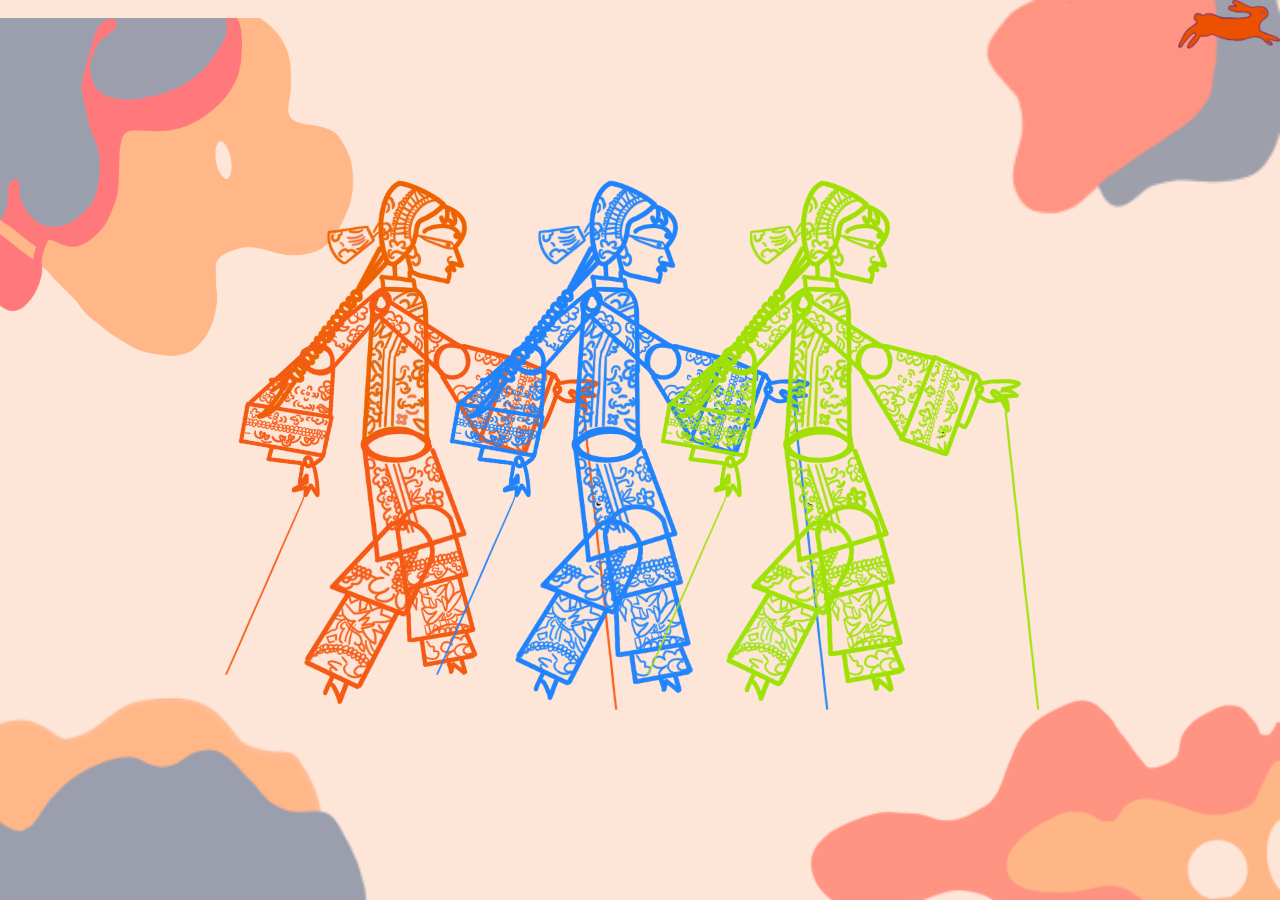
<file: index.html>
<html>
<head>
  <meta charset="utf-8">
  <meta http-equiv="cache-content" content="no-store">
  <meta http-equiv="X-UA-comatible" content="IE=edge" chrome="1">
  <meta name="viewport" content="width="device-width,initial-scal="1.0">
  <title>shadow puppet</title>
  <link rel="stylesheet" href="site.css">
  <link rel="shortcut icon"type="image/png"href="favicon.ico">
</head>
<body>
  <div class="sp-background-container">
    <div class="sp-background-topleft">
      <img src="./image/flowbackground-topleft.png"alt="">
    </div>
    <div class="sp-background-topright">
      <img src="./image/flowbackground-topright.png"alt="">
    </div>
    <div class="sp-background-bottomleft">
      <img src="./image/flowbackground-bottomleft.png"alt="">
    </div>
    <div class="sp-background-bottomright">
      <img src="./image/flowbackground-bottomright.png"alt="">
    </div>
  <div class="sp-character-container">
    <div class="sp-character">
      <div class="sp-character-head">
        <img src="./image/head-orangecolor.png" alt="">
      </div>
      <div class="sp-character-lowerbody">
        <img src="./image/lowerbody-orangecolor.png" alt="">
      </div>
      <div class="sp-character-leftarm">
        <img src="./image/leftarm-orangecolor.png" alt="">
      </div>
      <div class="sp-character-leftleg">
          <img src="./image/leftleg-orangecolor.png" alt="">
      </div>
      <div class="sp-character-rightarm">
          <img src="./image/rightarm-orangecolor.png" alt="">
      </div>
      <div class="sp-character-rightleg">
        <img src="./image/rightleg-orangecolor.png" alt="">
      </div>
    </div>

    <div class="sp-character">
      <div class="sp-character-head">
       <img src="./image/head-bluecolor.png" alt="">
      </div>
      <div class="sp-character-lowerbody">
        <img src="./image/lowerbody-bluecolor.png" alt="">
      </div>
      <div class="sp-character-leftarm">
        <img src="./image/leftarm-bluecolor.png" alt="">
      </div>
      <div class="sp-character-leftleg">
        <img src="./image/leftleg-bluecolor.png" alt="">
      </div>
      <div class="sp-character-rightarm">
        <img src="./image/rightarm-bluecolor.png" alt="">
      </div>
      <div class="sp-character-rightleg">
          <img src="./image/rightleg-bluecolor.png" alt="">
      </div>
    </div>

    <div class="sp-character">
      <div class="sp-character-head">
        <img src="./image/head-greencolor.png" alt="">
      </div>
      <div class="sp-character-lowerbody">
        <img src="./image/lowerbody-greencolor.png" alt="">
      </div>
      <div class="sp-character-leftarm">
        <img src="./image/leftarm-greencolor.png" alt="">
      </div>
      <div class="sp-character-leftleg">
          <img src="./image/leftleg-greencolor.png" alt="">
      </div>
      <div class="sp-character-rightarm">
        <img src="./image/rightarm-greencolor.png" alt="">
      </div>
      <div class="sp-character-rightleg">
        <img src="./image/rightleg-greencolor.png" alt="">
      </div>
    </div>
  </div>
</div>

<a href="/liondance" div class="sp-nextpage-bunnybutton">
  <img src="./image/bunnybutton.png" alt="">
</a>

</div>
</body>
</html>
</file>
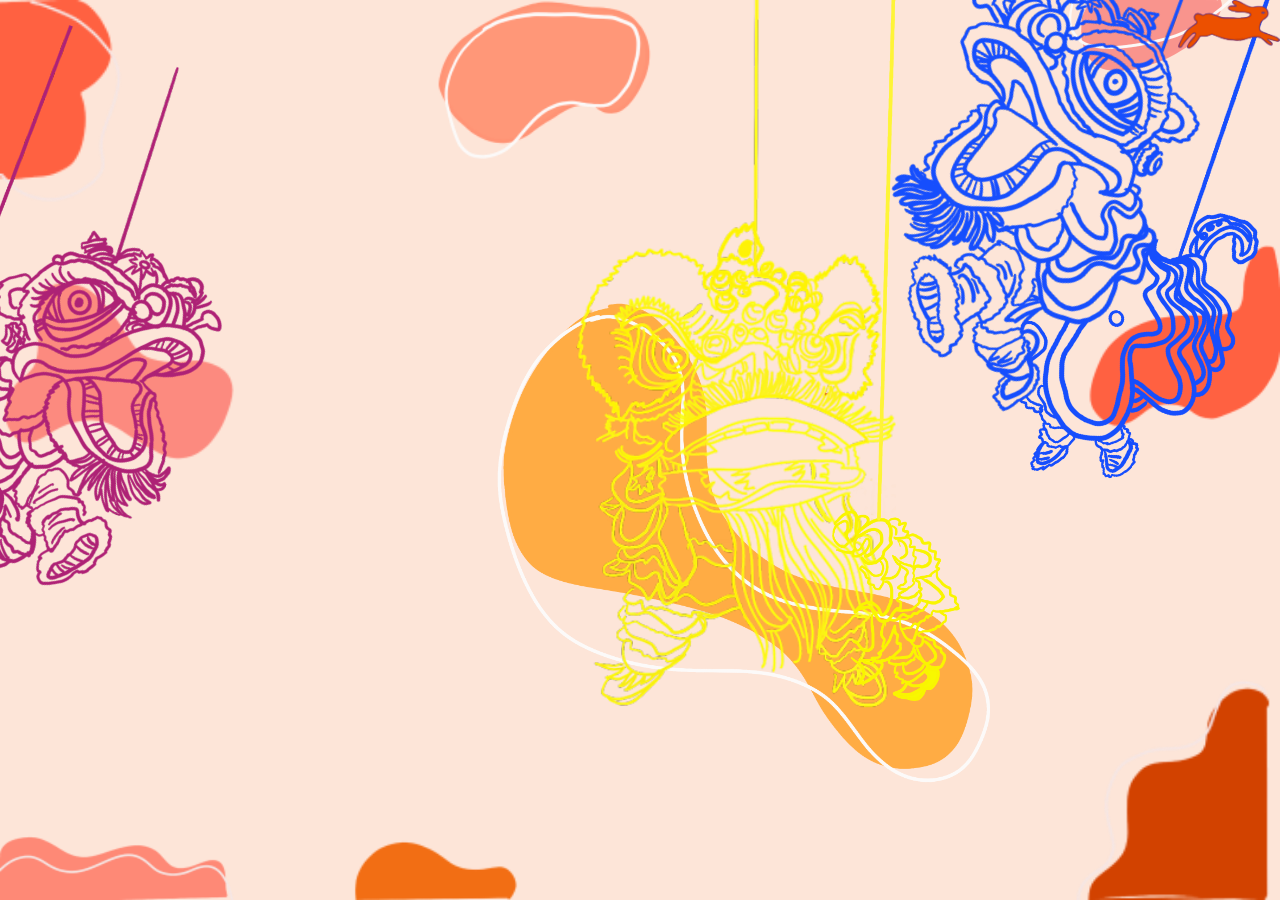
<file: liondance/index.html>
<html>
<head>
  <meta charset="utf-8">
  <meta http-equiv="cache-content" content="no-store">
  <meta http-equiv="X-UA-comatible" content="IE=edge" chrome="1">
  <meta name="viewport" content="width="device-width,initial-scal="1.0">
  <title>liondance</title>
  <link rel="stylesheet" href="site.css">
  <link rel="shortcut icon"type="image/png"href="./favicon.ico">
</head>
<body>
<div class="ld-background-container">
  <div class="ld-background-topright-salmonelement">
    <img src="./image/background-topright-salmonelement.png"alt="">
  </div>
  <div class="ld-background-topmiddle-orangeelement">
    <img src="./image/background-topmiddle-orangeelement.png"alt="">
  </div>
  <div class="ld-background-topleft-orangeelemen">
    <img src="./image/background-topleft-orangeelement.png"alt="">
  </div>

  <div class="ld-background-middleright-orangeelement">
    <img src="./image/background-middleright-orangeelement.png"alt="">
  </div>
  <div class="ld-background-center-orangeelement">
    <img src="./image/background-center-orangeelemnt.png"alt="">
  </div>
  <div class="ld-background-middleleft-pinkelement">
    <img src="./image/background-middleleft-pinkelement.png"alt="">
  </div>

  <div class="ld-background-bottomright-orangeelement">
    <img src="./image/background-bottomright-orangeelement.png"alt="">
  </div>
  <div class="ld-background-bottommiddle-orangeelement">
    <img src="./image/background-bottommiddle-orangeelement.png"alt="">
  </div>
  <div class="ld-background-bottomleft-pinkelement">
    <img src="./image/background-bottomleft-pinkelement.png"alt="">
  </div>

  <div class="ld-character-roseredcolor-container">
    <div class="ld-character-roseredcolor-head">
      <img src="./image/head-roseredliondance.png"alt="">
    </div>
    <div class="ld-character-roseredcolor-lowerbody">
      <img src="./image/lowerbody-roseredliondance.png"alt="">
    </div>
  </div>

  <div class="ld-character-yellowcolor-container">
    <div class="ld-character-yellowcolor-head">
      <img src="./image/head-yellowliondance.png"alt="">
    </div>
    <div class="ld-character-yellowcolor-lowerbody">
      <img src="./image/lowerbody-yellowliondance.png"alt="">
    </div>
  </div>

  <div class="ld-character-bluecolor-container">
    <div class="ld-character-bluecolor-head">
      <img src="./image/head-blueliondance.png"alt="">
    </div>
    <div class="ld-character-bluecolor-lowerbody">
      <img src="./image/lowerbody-blueliondance.png"alt="">
    </div>
  </div>
  <a href="/marionette" div class="sp-nextpage-bunnybutton">
    <img src="./image/bunnybutton.png" alt="">
  </a>
</div>

</div>
  </body>
</html>
</file>
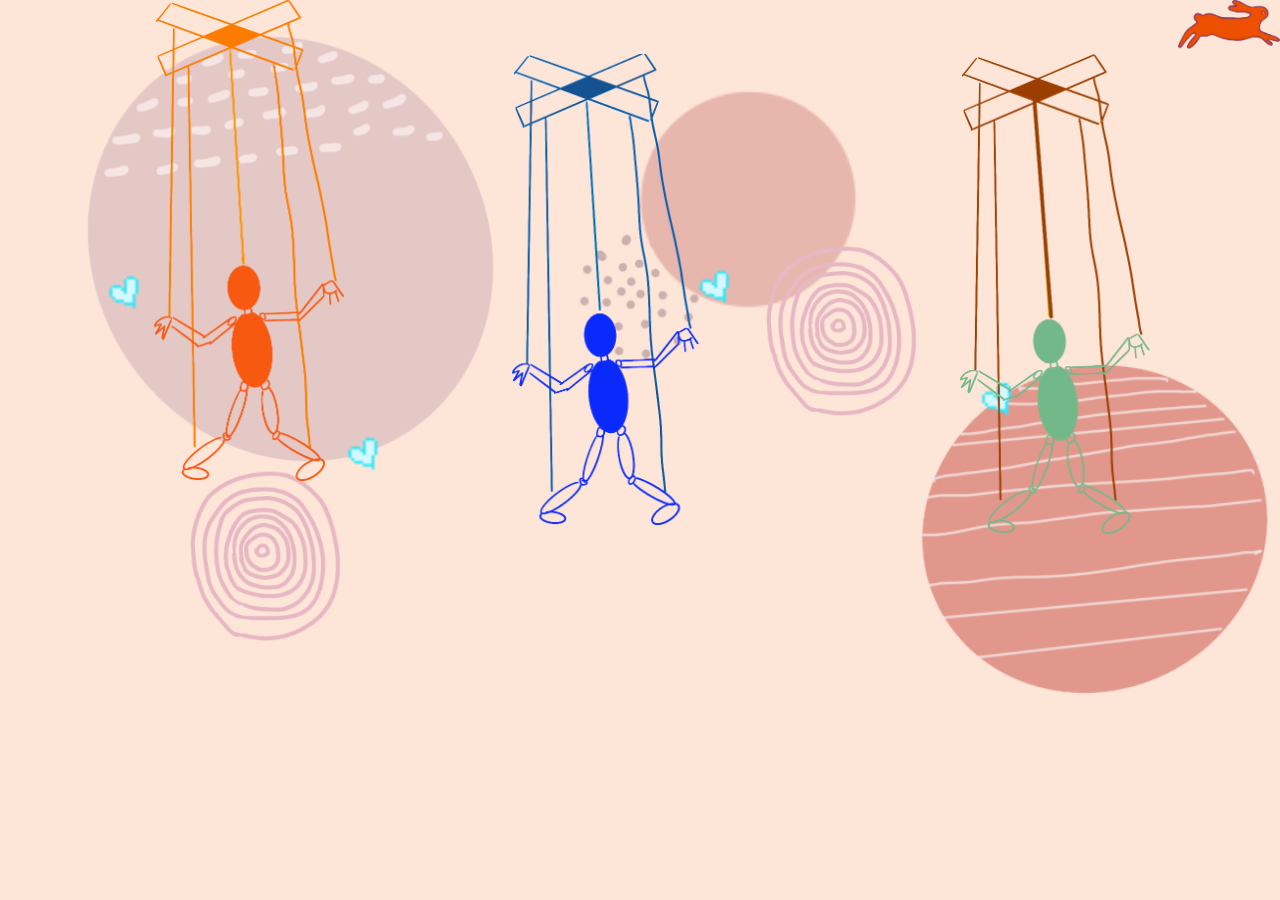
<file: marionette/index.html>
<html>
<head>
  <meta charset="utf-8">
  <meta http-equiv="cache-content" content="no-store">
  <meta http-equiv="X-UA-comatible" content="IE=edge",chrome=1">
  <meta name="viewport" content="width="device-width,initial-scal="1.0">
  <title>marionette</title>
  <link rel="stylesheet" href="site.css">
  <link rel="shortcut icon"type="image/png"href="./favicon.ico">
</head>
<body>
  <div class="background-centralleft-dotcircle">
    <img src="./image/background-dotcircle.png"alt="">
  </div>
  <div class="background-leftpalepinkround">
    <img src="./image/background-palepinkround.png"alt="">
  </div>
  <div class="background-frontspot">
    <img src="./image/background-palepinkspotround.png"alt="">
  </div>
  <div class="background-centralrightlinedrawing">
    <img src="./image/background-pinkroselinedrawing.png"alt="">
  </div>
  <div class="background-centralpuprleplate">
    <img src="./image/background-purpleplate.png"alt="">
  </div>
  <div class="background-pinkroselinedrawing">
    <img src="./image/background-purpleplate.png"alt="">
  </div>


  <div class="mp-background-pinkheart">
    <img src="./image/background-pinkheart.gif">
  </div>

  <div class=“mp-character-continer”>
  <div class="mp-character--orange">
      <img src="./image/marionettepuppet-orange.png"alt="">
    </div>

    <div class="mp-character--blue">
        <img src="./image/marionettepuppet-blue.png"alt="">
      </div>

      <div class="mp-character--green">
          <img src="./image/marionettepuppet-green.png"alt="">
        </div>
        <a href="/" div class="sp-nextpage-bunnybutton">
            <img src="./image/bunnybutton.png" alt="">
        </a>



</div>
</body>
</html>
</file>
<file: site.css>
body {
  background-color: rgba(253, 229, 216, 1);
  margin: 0;
  padding: 0;
}

 .sp-background-container{
 width:100%;
 }

.sp-background-topleft{
position: absolute;
top:2%;
left:0%;
width:60%;
}

.sp-background-topright{
position: absolute;
top:0%;
right:0%;
width:80%;
}

.sp-background-bottomleft{
position: absolute;
bottom:0%;
left:0%;
width:70%;
}


.sp-background-bottomright{
position: absolute;
float: left;
width: 60%;
bottom:0%;
right:0%;
  }

.sp-character-container{
  position:fixed;
  top:20%;
  left:20%;
  width:55%;
}

img{
  width: 100%;
}

.sp-character{
  position: relative;
  float: left;
  width:30%;
  }
.sp-character-head{
  width:100%;
}
.sp-character-lowerbody{
  width:50%;
  position: absolute;
  left:50%;
  top: 88%;
  transform:rotate(0deg);
  transform-origin:left top;
}
.sp-character-lowerbody:hover{
  transform:rotate(2deg);
  transition: all 1s;
}
.sp-character-leftarm {
width: 60%;
position: absolute;
left: 5%;
top: 39%;
transform:rotate(10deg);
transform-origin:top right;

}
.sp-character-leftarm:hover {
transform:rotate(0deg);
transition: all 1s;
}
  .sp-character-leftleg{
   width: 60%;
   position: absolute;
   left: 25%;
   top: 120%;
   transform:rotate(2deg);
   transform-origin:top right;

   }
   .sp-character-leftleg:hover {
   transform:rotate(-4deg);
   transition: all 1s;
   }

   .sp-character-rightarm{
     width: 108%;
     position: absolute;
     left: 53%;
     top: 40%;
     transform:rotate(-3deg);
     transform-origin:top left;
    }
    .sp-character-rightarm:hover {
    transform:rotate(-10deg);
    transition: all 1s;
    }
    .sp-character-rightleg{
      width: 45%;
     position: absolute;
     left: 65%;
    top: 115%;
    transform:rotate(2deg);
    transform-origin:top right;
    }
    .sp-character-rightleg:hover {
    transform:rotate(-4deg);
    transition: all 1s;
    }

    .sp-nextpage-bunnybutton{
      width: 8%;
      position: absolute;
      right: 0%;
      top: 0%;
      animation:shake .8s ease-in-out .1s infinite alternate

      }
    @keyframes shake{
  0%{transform:translate(0);
  }
  20%,
  40%,
  60%,
  80%{
    transform: translate(.20em);
  }
  10%,
  30%,
  50%{
    transform:translate(-,4em);
    }
    70%,
    100%{
      transform:translate(0);
    }
}

.sp-nextpage-bunnybutton:hover{
  background-color:lightcoral
}
</file>
<file: liondance/site.css>
body {
  background-color: rgba(253, 229, 216, 1);
  margin: 0;
  padding: 0;
}

img {
  width:100%;
}
/* .ld-background-container{
  position:relative;
  width: 100%;
  top:0;
} */
.ld-background-topright-salmonelement{
  position: absolute;
  top:0;
  right:0;
  }
.ld-background-topmiddle-orangeelement{
  position: absolute;
  width:50%;
  top:0;
  left:25%;
  }
  .ld-background-topleft-orangeelemen{
    position: absolute;
    width:70%;
    top:0;
    left:0%;
  }

.ld-background-middleright-orangeelement{
  position: absolute;
  width:60%;
  top:15%;
  right:0;
}
.ld-background-center-orangeelemen{
  position: absolute;
  width:60%;
  top:15%;
  left:50;
}
.ld-background-middleleft-pinkelement{
  position: absolute;
   width:60%;
  top:15%;
  left:0%;
}

.ld-background-bottomright-orangeelement{
  position: absolute;
  width:70%;
  bottom: 0%;
  right:0;
}
.ld-background-bottommiddle-orangeelement{
  position: absolute;
  width:60%;
  bottom:0%;

}
.ld-background-bottomleft-pinkelement{
  position: absolute;
  width:50%;
  bottom: 0%;
  left:0%;
}

.ld-character-roseredcolor-container {
  position: absolute;
  top:0;
  width: 60%;
  transform-origin: top left;
  transform: rotate(20deg);
  animation: dragon-swing 6s infinite;
}

@keyframes dragon-swing {
  0% {
    transform: rotate(20deg);
  }

  50% {
    transform: rotate(-45deg);
  }

  100% {
    transform: rotate(20deg);
  }
}

.ld-character-roseredcolor-head{
  position: absolute;
  top: 6%;
  left:12%;
  width:30%;
}

.ld-character-roseredcolor-lowerbody{
  position:absolute;
  top:15%;
  left:0.5%;
  width:23%;
  transform:rotate(0deg);
  transform-origin:left top;
}



.ld-character-yellowcolor-container{
  position:absolute;
  top:0;
  width:50%;
  left:40%;
  transform:translateY(-100px);
  animation: lion-updown 2s infinite;
  }



.ld-character-yellowcolor-head{
  position:absolute;
  top:70%;
  left:10%;
  width:50%;
}

.ld-character-yellowcolor-lowerbody{
  position:absolute;
  top:55%;
  bottom:30%;
  left:50%;
  width:20%;
}
@keyframes lion-updown {
  0% {
    transform: translateY(20px);
  }

  50% {
    transform: translateY(-80px);
  }

  100% {
    transform: translateY(20px);
  }
}
.ld-character-bluecolor-container{
  position:absolute;
  top:-5%;
  width:60%;
  left:45%;
  transform-origin: top right;
  transform: rotate(20deg);
  animation: dragon-swing 6s infinite;
}

.ld-character-bluecolor-head{
  position:absolute;
  right:10%;
  width:35%;
}

.ld-character-bluecolor-lowerbody{
  position:absolute;
  top:4%;
  left:77%;
  width:27%;
}
.sp-nextpage-bunnybutton{
      width: 8%;
      position: absolute;
      right: 0%;
      top: 0%;
      animation:shake .8s ease-in-out .1s infinite alternate

      }
    @keyframes shake{
  0%{transform:translate(0);
  }
  20%,
  40%,
  60%,
  80%{
    transform: translate(.20em);
  }
  10%,
  30%,
  50%{
    transform:translate(-,4em);
    }
    70%,
    100%{
      transform:translate(0);
    }
}

.sp-nextpage-bunnybutton:hover{
  background-color:lightcoral
}
</file>
<file: marionette/site.css>
body {

  background-color: rgba(253, 229, 216, 1);
  margin: 0;
  padding: 0;

}
img{
  width:100%;
}
.background-centralleft-dotcircle{
  position:absolute;
  width:30%;
  top:10%;
  left:35%;
}
.background-leftpalepinkround{
  position:absolute;
  width:20%;
  top:10%;
  left:50%;
}
.background-frontspot{
  position:absolute;
  width:35%;
  top:3%;
  left:5%;
}
.background-centralrightlinedrawing{
  position:absolute;
  width:30%;
  top:40%;
  left:70%;
}
.background-centralpuprleplate{
  position:absolute;
  width:30%;
  top:40%;
  left:5%;
}
.background-pinkroselinedrawing{
  position:absolute;
  width:30%;
  top:15%;
  left:50%;
}
.mp-background-pinkheart{
  position: absolute;
  top:0;
  width: 90%;
}


.mp-character-continer{
  position:relative;
  width:80%;
  top:0%;

}

.mp-character--orange{
  position:absolute;
  top;0%;
  left:12%;
  width:15%;
animation:shake .1s ease-in-out .1s infinite alternate
}




.mp-character--blue{
  position:absolute;
  top:6%;
  left:40%;
  width:15%;
  animation:shake .1s ease-in-out .1s infinite alternate
}

.mp-character--green{
  position:absolute;
  top:6%;
  left:75%;
  width:15%;
  animation:shake .1s ease-in-out .1s infinite alternate
  }
}

@keyframes shake{
  0%{transform:translate(0);
  }
  20%,
  40%,
  60%,
  80%{
    transform: translate(.70em);
  }
  10%,
  30%,
  50%{
    transform:translate(-,15em);
    }
    70%,
    100%{
      transform:translate(0);
    }
}
.sp-nextpage-bunnybutton{
      width: 8%;
      position: absolute;
      right: 0%;
      top: 0%;
      animation:shake .8s ease-in-out .1s infinite alternate

      }
    @keyframes shake{
  0%{transform:translate(0);
  }
  20%,
  40%,
  60%,
  80%{
    transform: translate(.20em);
  }
  10%,
  30%,
  50%{
    transform:translate(-,4em);
    }
    70%,
    100%{
      transform:translate(0);
    }
}

.sp-nextpage-bunnybutton:hover{
  background-color:lightcoral
}
</file>
